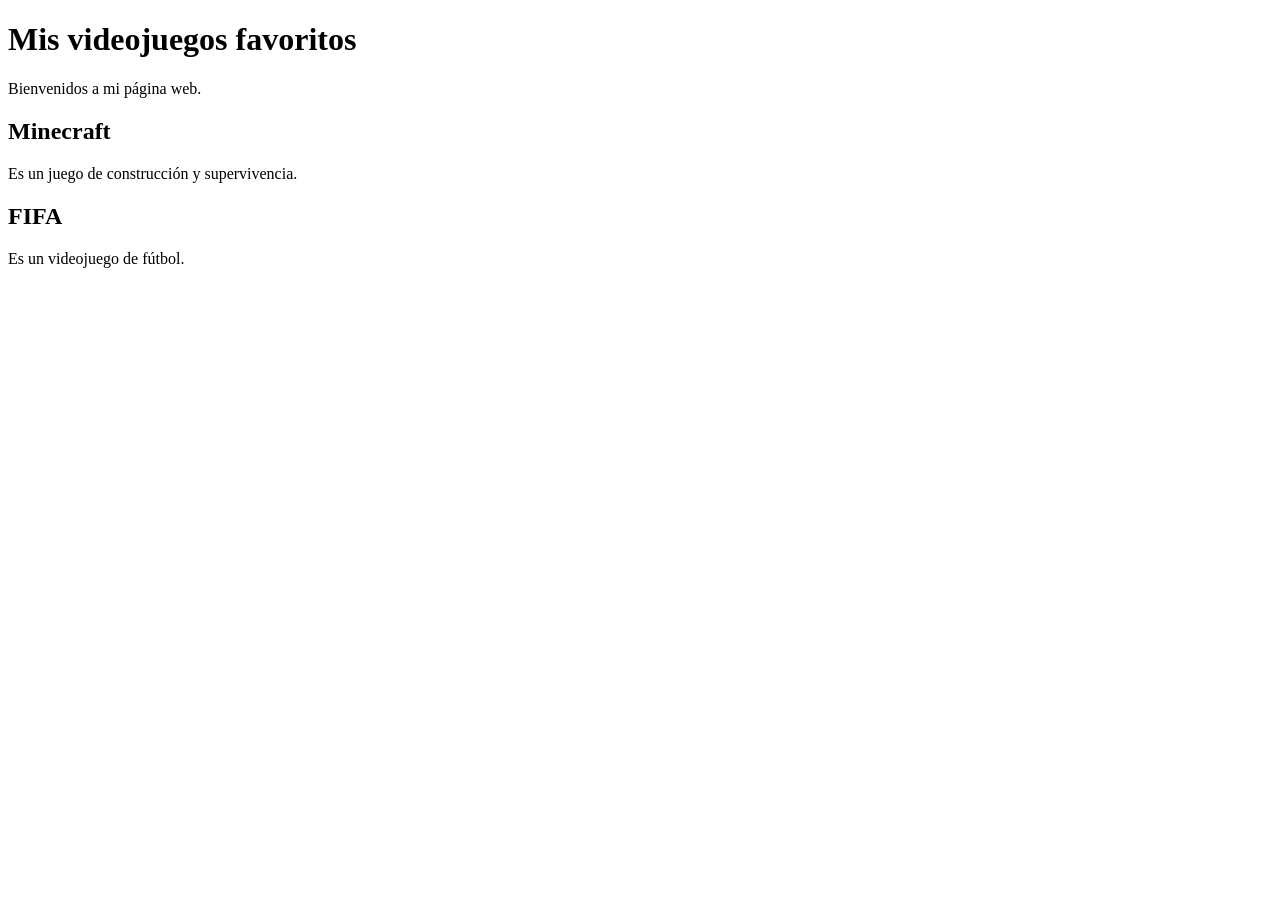
<file: aprendiendoHTML/index.html>
<!doctype html>
<html lang="es">
    <head>
        <title>Mi web de Minecraft</title>
        <meta charset="utf-8" />
        <meta name="viewport" content="width=device-width, initial-scale=1" />
    </head>

    <body>
        <header>
            <h1>Mis videojuegos favoritos</h1>
            <p>Bienvenidos a mi página web.</p>
        </header>

        <main>
        <h2>Minecraft</h2>
        <p>Es un juego de construcción y supervivencia.</p>

        <h2>FIFA</h2>
        <p>Es un videojuego de fútbol.</p>
        </main>
    </body>
</file>
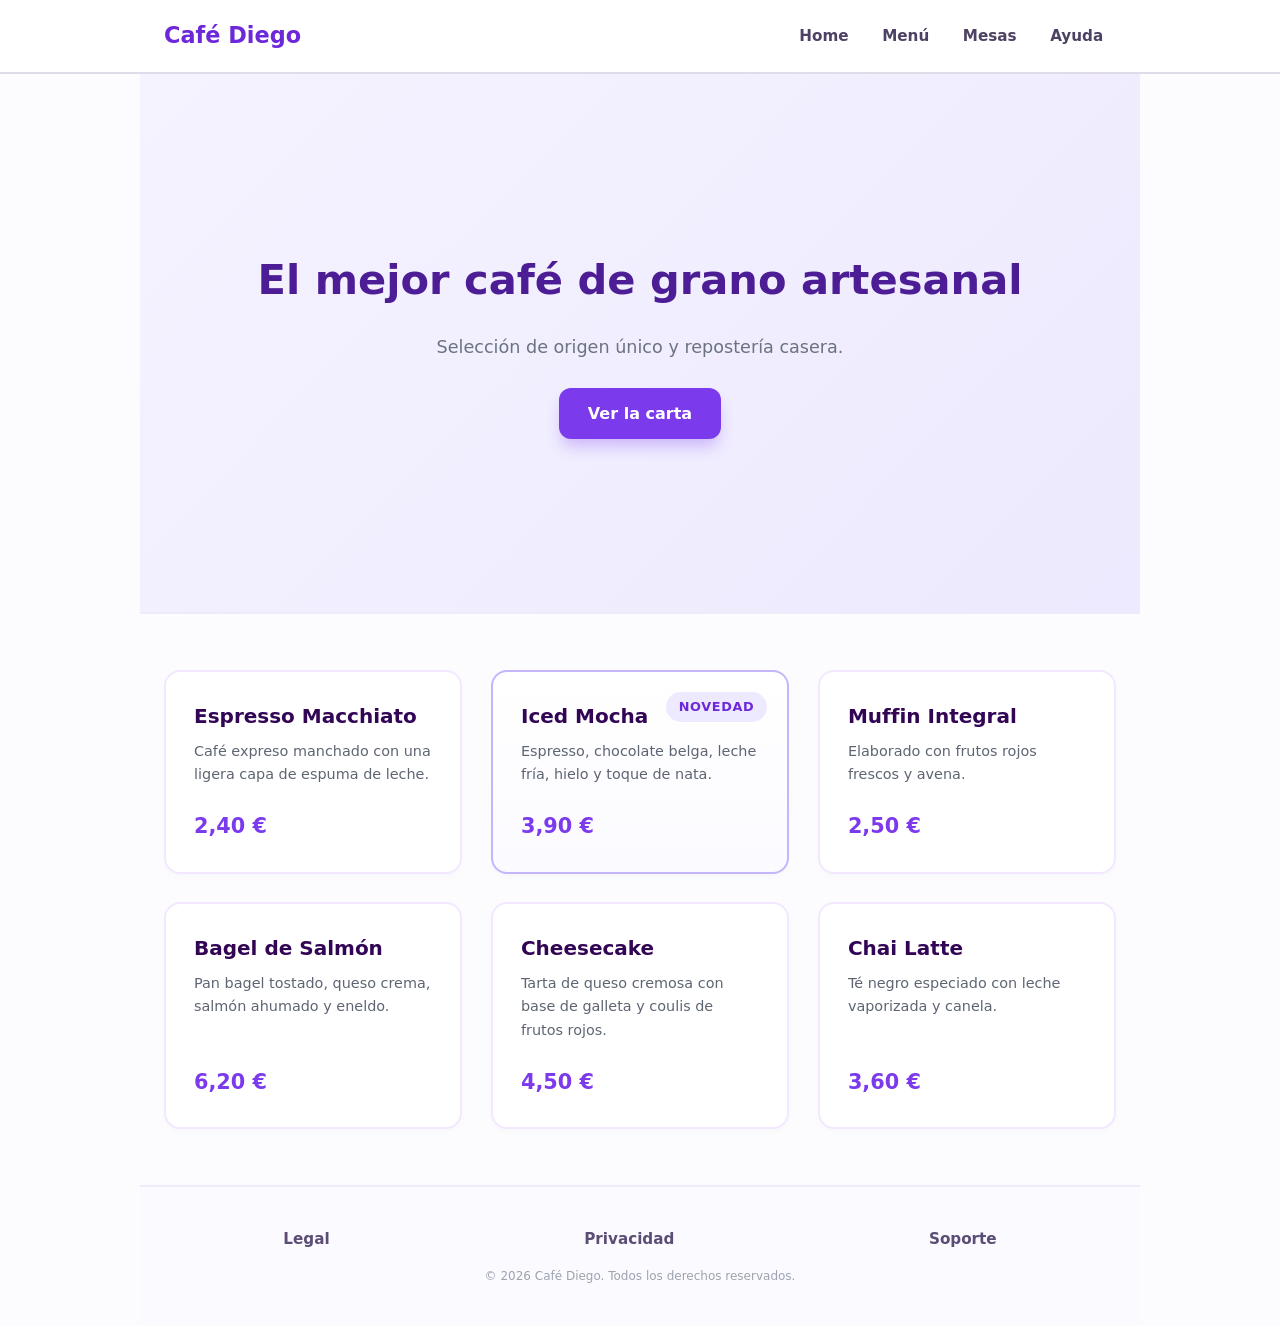
<file: Cafeteria/index.html>
<!DOCTYPE html>
<html lang="es">
<head>
  <meta charset="UTF-8">
  <meta name="viewport" content="width=device-width, initial-scale=1.0">
  <title>Café Diego</title>
  <link rel="stylesheet" href="estilos.css">
</head>
<body>

  <header class="cabecera">
    <div class="contenedor-flex">
      <h1>Café Diego</h1>
      <nav>
        <a href="#inicio">Home</a>
        <a href="#carta">Menú</a>
        <a href="#reservas">Mesas</a>
        <a href="#contacto">Ayuda</a>
      </nav>
    </div>
  </header>

  <main>
    <section id="inicio" class="portada">
      <h2>El mejor café de grano artesanal</h2>
      <p>Selección de origen único y repostería casera.</p>
      <a href="#carta" class="boton">Ver la carta</a>
    </section>

    <section id="carta" class="carta">
      <article class="plato">
        <h3>Espresso Macchiato</h3>
        <p>Café expreso manchado con una ligera capa de espuma de leche.</p>
        <span class="precio">2,40 €</span>
      </article>

      <article class="plato novedad">
        <span class="etiqueta">Novedad</span>
        <h3>Iced Mocha</h3>
        <p>Espresso, chocolate belga, leche fría, hielo y toque de nata.</p>
        <span class="precio">3,90 €</span>
      </article>

      <article class="plato">
        <h3>Muffin Integral</h3>
        <p>Elaborado con frutos rojos frescos y avena.</p>
        <span class="precio">2,50 €</span>
      </article>

      <article class="plato">
        <h3>Bagel de Salmón</h3>
        <p>Pan bagel tostado, queso crema, salmón ahumado y eneldo.</p>
        <span class="precio">6,20 €</span>
      </article>

      <article class="plato">
        <h3>Cheesecake</h3>
        <p>Tarta de queso cremosa con base de galleta y coulis de frutos rojos.</p>
        <span class="precio">4,50 €</span>
      </article>

      <article class="plato">
        <h3>Chai Latte</h3>
        <p>Té negro especiado con leche vaporizada y canela.</p>
        <span class="precio">3,60 €</span>
      </article>
    </section>
  </main>

  <footer class="pie">
    <div class="enlaces-pie">
      <a href="#legal">Legal</a>
      <a href="#privacidad">Privacidad</a>
      <a href="#contacto">Soporte</a>
    </div>
    <p class="copyright">© 2026 Café Diego. Todos los derechos reservados.</p>
  </footer>

</body>
</html>
</file>
<file: Cafeteria/estilos.css>
/* Paso 1: Base de caja y límites de ancho */
* {
  box-sizing: border-box;
  margin: 0;
  padding: 0;
}

body {
  font-family: 'Segoe UI', system-ui, -apple-system, sans-serif;
  color: #2d2338;
  background-color: #fcfbfe;
  line-height: 1.6;
}

section,
.contenedor-flex,
footer {
  max-width: 1000px;
  margin-inline: auto;
  padding-inline: 1.5rem;
}

/* Paso 2 y 8: Cabecera con Flexbox y fija (sticky) */
.cabecera {
  position: sticky;
  top: 0;
  z-index: 50;
  background-color: rgba(255, 255, 255, 0.95);
  backdrop-filter: blur(8px);
  border-bottom: 2px solid #e0dbe9;
}

.contenedor-flex {
  display: flex;
  justify-content: space-between;
  align-items: center;
  flex-wrap: wrap;
  gap: 1rem;
  padding-block: 1.1rem;
}

.cabecera h1 {
  font-size: 1.4rem;
  font-weight: 800;
  color: #6d28d9;
}

/* Paso 3: Menú con Flexbox */
nav {
  display: flex;
  flex-wrap: wrap;
  gap: 0.5rem;
}

nav a {
  text-decoration: none;
  color: #4e4264;
  padding: 0.4rem 0.8rem;
  border-radius: 8px;
  font-size: 0.95rem;
  font-weight: 600;
  transition: all 0.2s ease;
}

nav a:hover {
  background-color: #f3e8ff;
  color: #6d28d9;
}

/* Paso 4: Portada centrada */
.portada {
  display: flex;
  flex-direction: column;
  justify-content: center;
  align-items: center;
  text-align: center;
  min-height: 60vh;
  background: linear-gradient(135deg, #f5f3ff 0%, #ede9fe 100%);
  gap: 1.2rem;
  padding-block: 3.5rem;
  border-bottom: 2px solid #f0ebf8;
}

.portada h2 {
  font-size: clamp(2rem, 4vw, 2.6rem);
  font-weight: 900;
  color: #4c1d95;
}

.portada p {
  color: #6b7280;
  font-size: 1.1rem;
}

.boton {
  display: inline-block;
  margin-top: 0.5rem;
  padding: 0.8rem 1.8rem;
  background-color: #7c3aed;
  color: #ffffff;
  text-decoration: none;
  font-weight: 700;
  border-radius: 12px;
  box-shadow: 0 10px 15px -3px rgba(120, 53, 235, 0.3);
  transition: transform 0.2s;
}

.boton:hover {
  transform: translateY(-3px);
}

/* Paso 5 y 6: Cartas con Flexbox y alturas iguales */
.carta {
  display: flex;
  flex-wrap: wrap;
  gap: 1.80rem;
  padding-block: 3.5rem;
}

.plato {
  flex: 1 1 280px;
  display: flex;
  flex-direction: column;
  border: 2px solid #f3e8ff;
  border-radius: 16px;
  padding: 1.75rem;
  background-color: #ffffff;
  box-shadow: 0 4px 6px -1px rgba(0, 0, 0, 0.02);
  transition: box-shadow 0.3s ease;
}

.plato:hover {
  box-shadow: 0 10px 25px -5px rgba(134, 28, 213, 0.1);
}

.plato h3 {
  font-size: 1.25rem;
  font-weight: 720;
  color: #320555;
  margin-bottom: 0.5rem;
}

.plato p {
  color: #5e6572;
  font-size: 0.90rem;
  margin-bottom: 1.5rem;
}

.precio {
  margin-top: auto;
  font-weight: 850;
  font-size: 1.3rem;
  color: #7c3aed;
}

/* Paso 7: Etiqueta «Novedad» */
.plato.novedad {
  position: relative;
  border-color: #c4b5fd;
  background: linear-gradient(to bottom, #ffffff, #fbfaff);
}

.etiqueta {
  position: absolute;
  top: 1.25rem;
  right: 1.25rem;
  background-color: #ede9fe;
  color: #6d28d9;
  font-size: 0.80rem;
  font-weight: 820;
  padding: 0.3rem 0.8rem;
  border-radius: 9999px;
  text-transform: uppercase;
  letter-spacing: 0.05em;
}

/* Paso 8: Pie de página */
.pie {
  border-top: 2px solid #f0ebf8;
  padding-block: 2.5rem;
  text-align: center;
  background-color: #fbfaff;
}

.enlaces-pie {
  display: flex;
  justify-content: space-around;
  flex-wrap: wrap;
  gap: 1rem;
  margin-bottom: 1rem;
}

.enlaces-pie a {
  text-decoration: none;
  color: #5b4d75;
  font-size: 0.95rem;
  font-weight: 550;
}

.enlaces-pie a:hover {
  color: #7a36f0;
}

.copyright {
  font-size: 0.75rem;
  color: #9ca3af;
}
</file>
